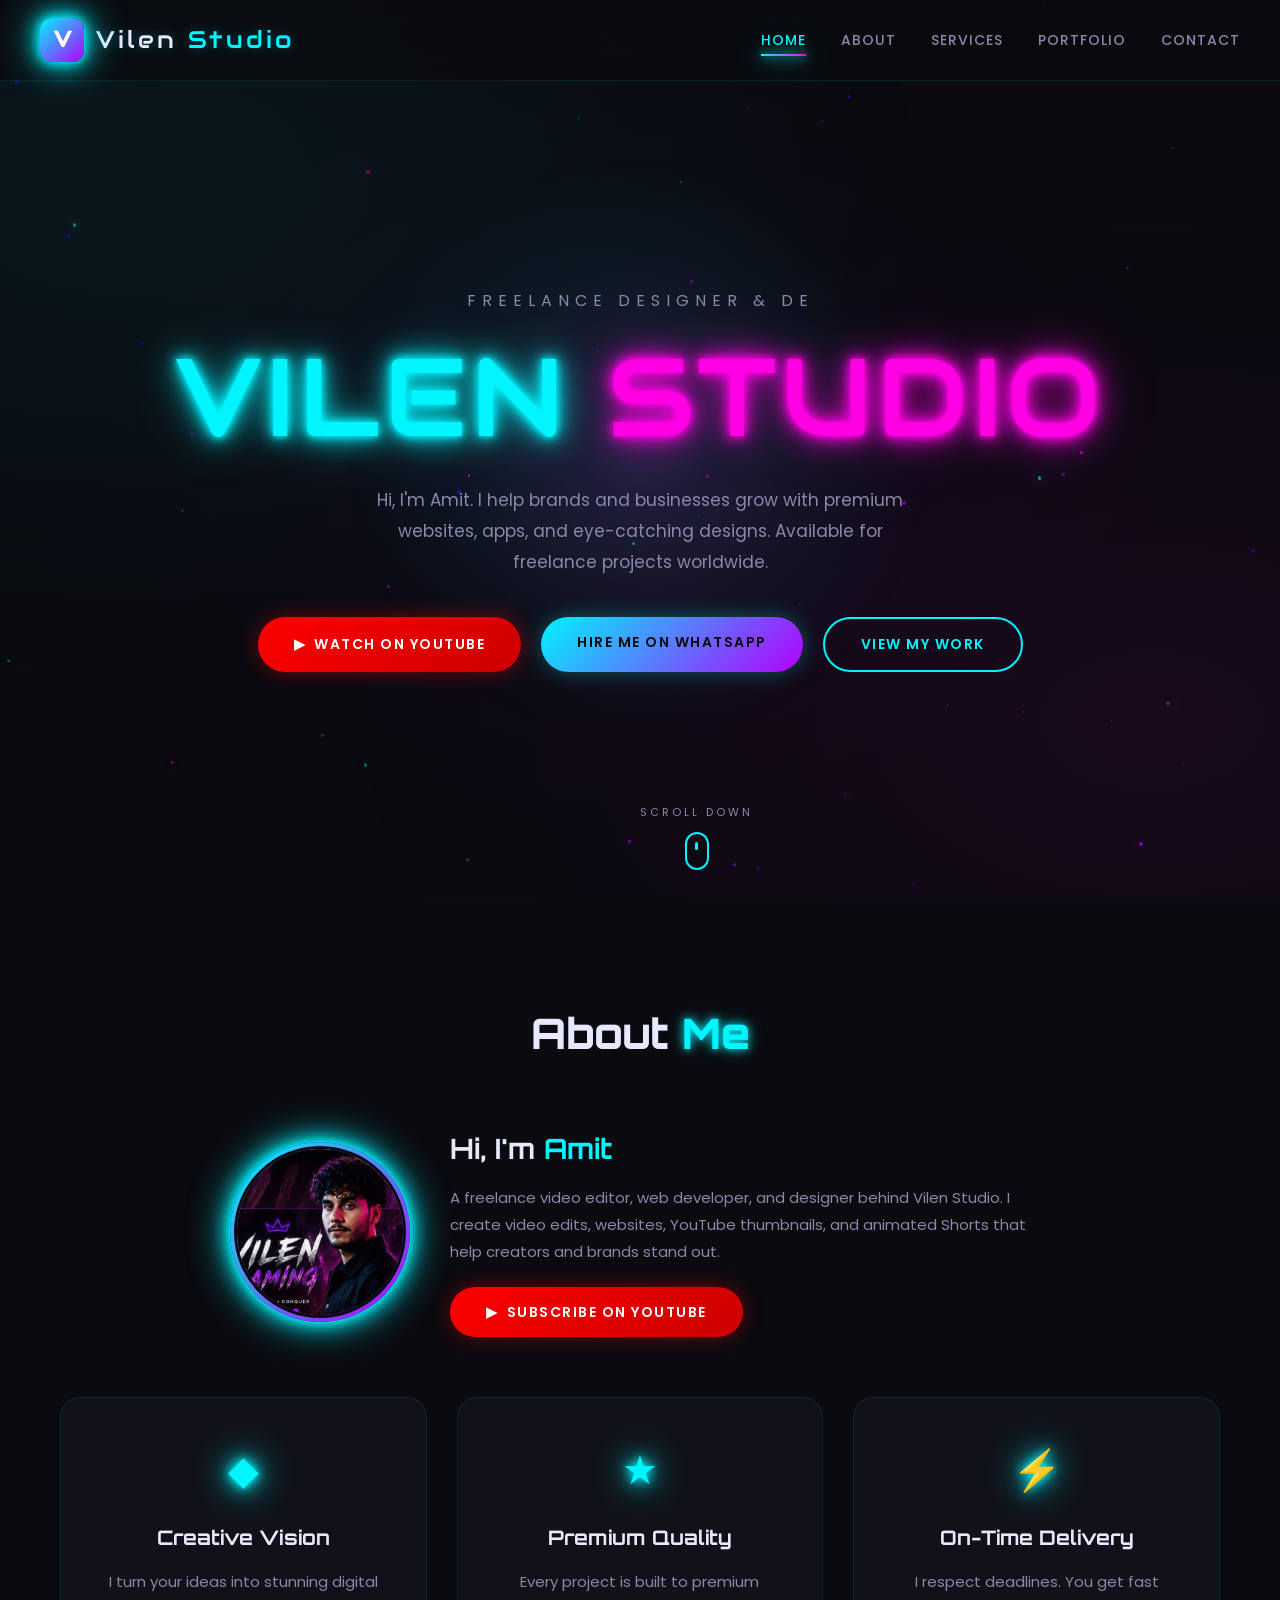
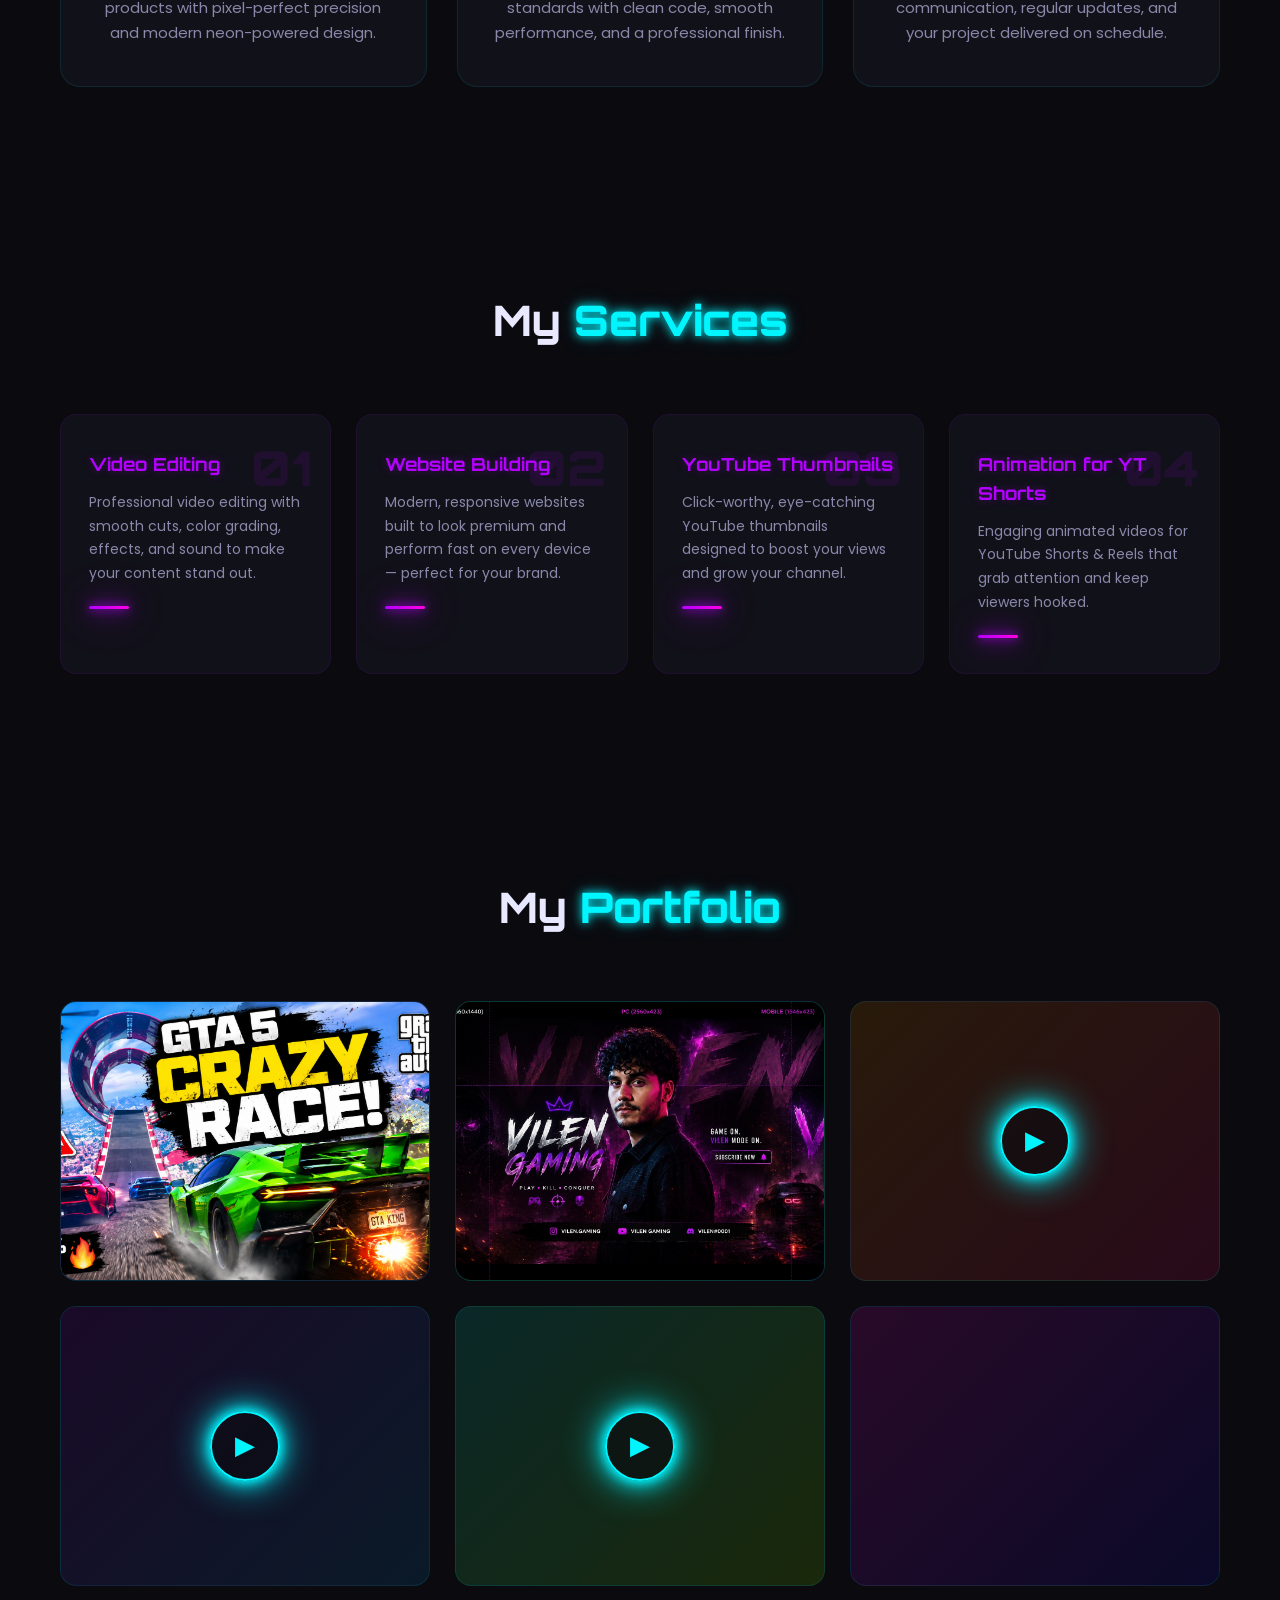
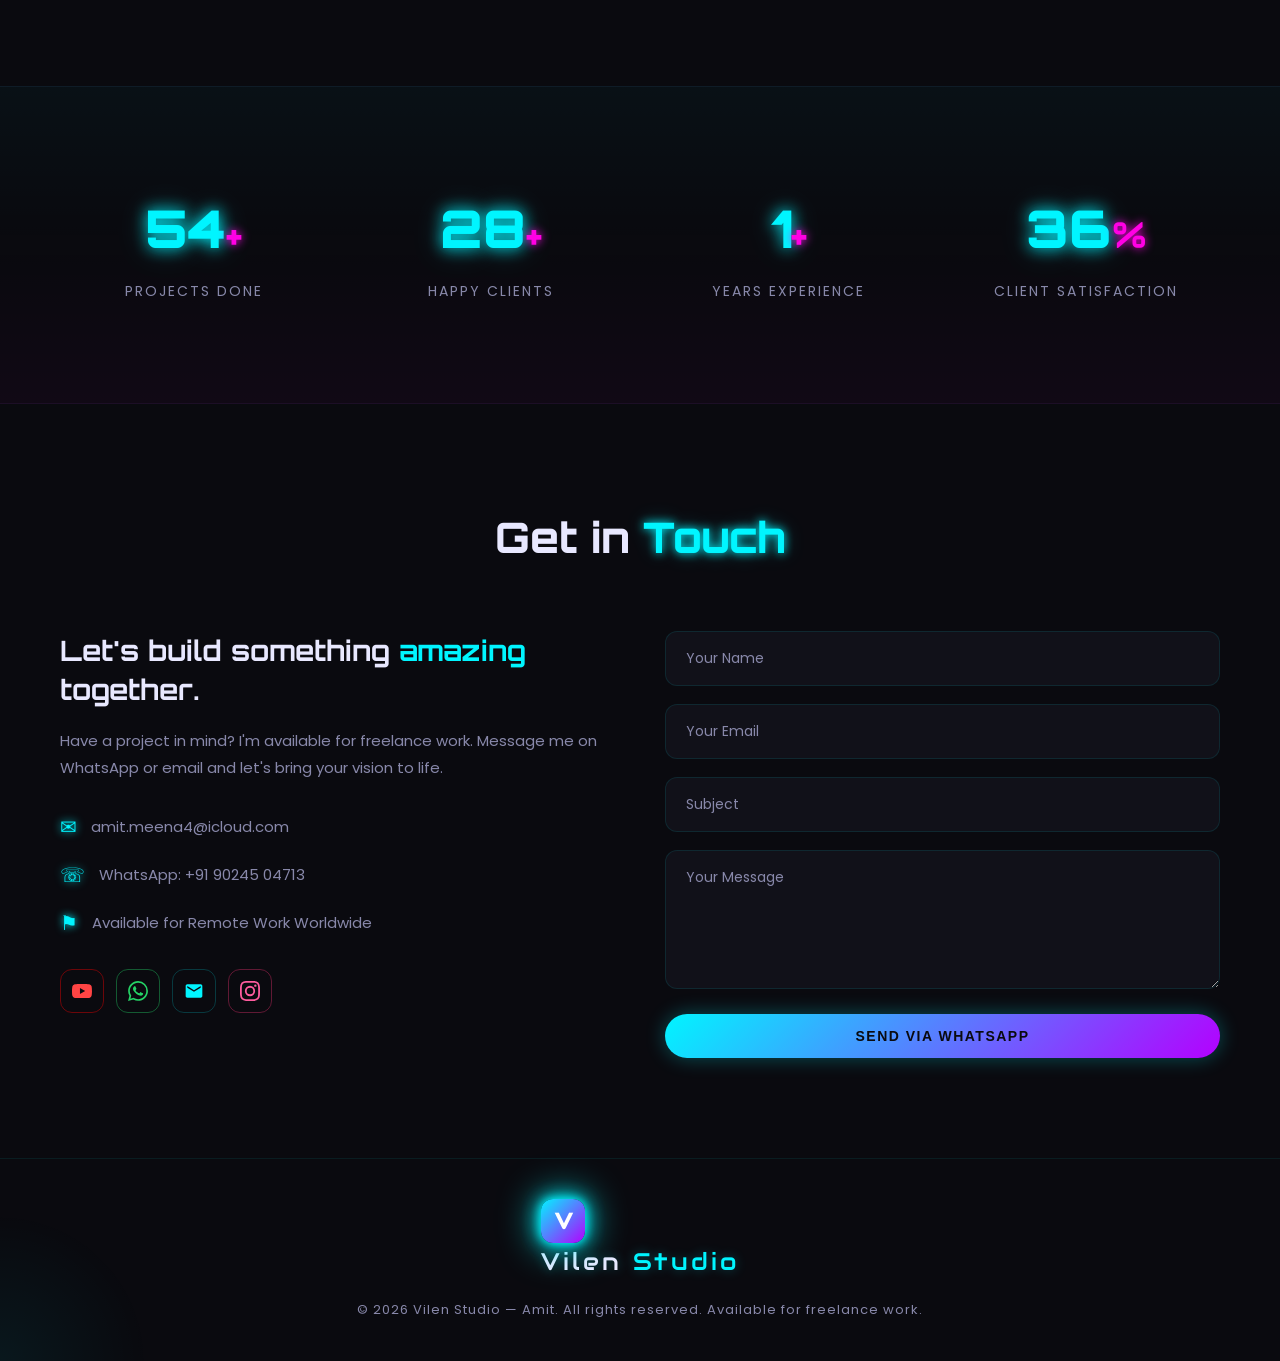
<file: index.html>
<!DOCTYPE html>
<html lang="en">
<head>
    <meta charset="UTF-8">
    <meta name="viewport" content="width=device-width, initial-scale=1.0">
    <title>Vilen Studio | Video Editing, Website Building & YouTube Thumbnails</title>
    <meta name="description" content="Vilen Studio by Amit - Freelance video editing, website building, YouTube thumbnail design aur YT Shorts animation. Premium creative services. Contact karein WhatsApp par.">
    <meta name="keywords" content="Vilen Studio, video editing, website building, YouTube thumbnail, YT Shorts animation, freelancer, video editor, web developer">
    <meta name="author" content="Vilen Studio">
    <meta name="robots" content="index, follow">
    <meta name="google-site-verification" content="pbTxmV_TRMqCS_40y1GN_ovPKqepsl1HVbkhdDb2HVY" />
    <link rel="canonical" href="https://amitmeena00.github.io/vilenstudio/">

    <!-- Open Graph -->
    <meta property="og:type" content="website">
    <meta property="og:title" content="Vilen Studio | Video Editing, Website Building & YouTube Thumbnails">
    <meta property="og:description" content="Freelance video editing, website building, YouTube thumbnail design aur YT Shorts animation. Premium creative services.">
    <meta property="og:url" content="https://amitmeena00.github.io/vilenstudio/">
    <meta property="og:site_name" content="Vilen Studio">

    <!-- Twitter Card -->
    <meta name="twitter:card" content="summary_large_image">
    <meta name="twitter:title" content="Vilen Studio | Creative Freelance Services">
    <meta name="twitter:description" content="Video editing, website building, YouTube thumbnails aur YT Shorts animation.">

    <link rel="stylesheet" href="style.css">
    <link href="https://fonts.googleapis.com/css2?family=Audiowide&family=Orbitron:wght@400;500;600;700;800;900&family=Poppins:wght@300;400;500;600;700&display=swap" rel="stylesheet">

    <!-- Structured Data -->
    <script type="application/ld+json">
    {
      "@context": "https://schema.org",
      "@type": "ProfessionalService",
      "name": "Vilen Studio",
      "description": "Freelance video editing, website building, YouTube thumbnail design and YT Shorts animation services.",
      "url": "https://amitmeena00.github.io/vilenstudio/",
      "email": "amit.meena4@icloud.com",
      "telephone": "+919024504713",
      "sameAs": [
        "https://youtube.com/@vilenisbroken",
        "https://www.instagram.com/vilenisbroken"
      ],
      "makesOffer": [
        { "@type": "Offer", "itemOffered": { "@type": "Service", "name": "Video Editing" } },
        { "@type": "Offer", "itemOffered": { "@type": "Service", "name": "Website Building" } },
        { "@type": "Offer", "itemOffered": { "@type": "Service", "name": "YouTube Thumbnail Design" } },
        { "@type": "Offer", "itemOffered": { "@type": "Service", "name": "YT Shorts Animation" } }
      ]
    }
    </script>
</head>
<body>

    <!-- Animated Background Particles -->
    <div class="bg-particles" id="particles"></div>

    <!-- Navigation -->
    <nav class="navbar">
        <div class="logo">
            <span class="logo-icon">V</span>
            <span class="logo-text">Vilen <span class="accent">Studio</span></span>
        </div>
        <ul class="nav-links">
            <li><a href="#home" class="active">Home</a></li>
            <li><a href="#about">About</a></li>
            <li><a href="#services">Services</a></li>
            <li><a href="#portfolio">Portfolio</a></li>
            <li><a href="#contact">Contact</a></li>
        </ul>
        <div class="hamburger" id="hamburger">
            <span></span><span></span><span></span>
        </div>
    </nav>

    <!-- Hero Section -->
    <section id="home" class="hero">
        <div class="hero-content">
            <p class="hero-subtitle">Freelance Designer &amp; Developer</p>
            <h1 class="hero-title">
                <span class="neon-text" data-text="VILEN">VILEN</span>
                <span class="neon-text pink" data-text="STUDIO">STUDIO</span>
            </h1>
            <p class="hero-desc">Hi, I'm Amit. I help brands and businesses grow with premium websites, apps, and eye-catching designs. Available for freelance projects worldwide.</p>
            <div class="hero-buttons">
                <a href="https://youtube.com/@vilenisbroken" target="_blank" class="btn btn-youtube"><span class="yt-icon">&#9654;</span> Watch on YouTube</a>
                <a href="https://wa.me/919024504713" target="_blank" class="btn btn-neon">Hire Me on WhatsApp</a>
                <a href="#portfolio" class="btn btn-outline">View My Work</a>
            </div>
        </div>
        <div class="scroll-indicator">
            <span>Scroll Down</span>
            <div class="mouse">
                <div class="wheel"></div>
            </div>
        </div>
    </section>

    <!-- About Section -->
    <section id="about" class="section about">
        <div class="container">
            <h2 class="section-title neon-heading">About <span class="accent">Me</span></h2>
            <div class="about-profile">
                <div class="profile-pic-wrap">
                    <img src="profile.jpg" alt="Amit - Vilen Studio" class="profile-pic">
                </div>
                <div class="profile-text">
                    <h3>Hi, I'm <span class="accent">Amit</span></h3>
                    <p>A freelance video editor, web developer, and designer behind Vilen Studio. I create video edits, websites, YouTube thumbnails, and animated Shorts that help creators and brands stand out.</p>
                    <a href="https://youtube.com/@vilenisbroken" target="_blank" class="btn btn-youtube"><span class="yt-icon">&#9654;</span> Subscribe on YouTube</a>
                </div>
            </div>
            <div class="about-grid">
                <div class="about-card">
                    <div class="card-glow"></div>
                    <div class="about-icon">&#9670;</div>
                    <h3>Creative Vision</h3>
                    <p>I turn your ideas into stunning digital products with pixel-perfect precision and modern neon-powered design.</p>
                </div>
                <div class="about-card">
                    <div class="card-glow"></div>
                    <div class="about-icon">&#9733;</div>
                    <h3>Premium Quality</h3>
                    <p>Every project is built to premium standards with clean code, smooth performance, and a professional finish.</p>
                </div>
                <div class="about-card">
                    <div class="card-glow"></div>
                    <div class="about-icon">&#9889;</div>
                    <h3>On-Time Delivery</h3>
                    <p>I respect deadlines. You get fast communication, regular updates, and your project delivered on schedule.</p>
                </div>
            </div>
        </div>
    </section>

    <!-- Services Section -->
    <section id="services" class="section services">
        <div class="container">
            <h2 class="section-title neon-heading">My <span class="accent">Services</span></h2>
            <div class="services-grid">
                <div class="service-card">
                    <div class="service-number">01</div>
                    <h3>Video Editing</h3>
                    <p>Professional video editing with smooth cuts, color grading, effects, and sound to make your content stand out.</p>
                    <div class="service-line"></div>
                </div>
                <div class="service-card">
                    <div class="service-number">02</div>
                    <h3>Website Building</h3>
                    <p>Modern, responsive websites built to look premium and perform fast on every device — perfect for your brand.</p>
                    <div class="service-line"></div>
                </div>
                <div class="service-card">
                    <div class="service-number">03</div>
                    <h3>YouTube Thumbnails</h3>
                    <p>Click-worthy, eye-catching YouTube thumbnails designed to boost your views and grow your channel.</p>
                    <div class="service-line"></div>
                </div>
                <div class="service-card">
                    <div class="service-number">04</div>
                    <h3>Animation for YT Shorts</h3>
                    <p>Engaging animated videos for YouTube Shorts &amp; Reels that grab attention and keep viewers hooked.</p>
                    <div class="service-line"></div>
                </div>
            </div>
        </div>
    </section>

    <!-- Portfolio Section -->
    <section id="portfolio" class="section portfolio">
        <div class="container">
            <h2 class="section-title neon-heading">My <span class="accent">Portfolio</span></h2>
            <div class="portfolio-grid">
                <div class="portfolio-item">
                    <img src="thumb1.png" alt="YouTube Thumbnail" class="portfolio-img">
                    <div class="portfolio-overlay">
                        <h3>Viral Thumbnail</h3>
                        <p>YouTube Thumbnail</p>
                    </div>
                </div>
                <div class="portfolio-item">
                    <img src="thumb2.jpg" alt="YouTube Thumbnail" class="portfolio-img">
                    <div class="portfolio-overlay">
                        <h3>Gaming Thumbnail</h3>
                        <p>YouTube Thumbnail</p>
                    </div>
                </div>
                <div class="portfolio-item portfolio-video">
                    <a href="https://youtube.com/@vilenisbroken" target="_blank" class="video-link">
                        <span class="play-btn">&#9654;</span>
                        <div class="portfolio-overlay">
                            <h3>Cinematic Edit</h3>
                            <p>Video Editing</p>
                        </div>
                    </a>
                </div>
                <div class="portfolio-item portfolio-video">
                    <a href="https://youtube.com/@vilenisbroken" target="_blank" class="video-link">
                        <span class="play-btn">&#9654;</span>
                        <div class="portfolio-overlay">
                            <h3>Shorts Animation</h3>
                            <p>YT Shorts Animation</p>
                        </div>
                    </a>
                </div>
                <div class="portfolio-item portfolio-video">
                    <a href="https://youtube.com/@vilenisbroken" target="_blank" class="video-link">
                        <span class="play-btn">&#9654;</span>
                        <div class="portfolio-overlay">
                            <h3>Reel Edit</h3>
                            <p>Video Editing</p>
                        </div>
                    </a>
                </div>
                <div class="portfolio-item">
                    <div class="portfolio-overlay">
                        <h3>Neon Website</h3>
                        <p>Website Building</p>
                    </div>
                </div>
            </div>
        </div>
    </section>

    <!-- Stats Section -->
    <section class="section stats-section">
        <div class="container">
            <div class="stats-grid">
                <div class="stat-item">
                    <span class="stat-number" data-target="150">0</span><span class="stat-plus">+</span>
                    <p>Projects Done</p>
                </div>
                <div class="stat-item">
                    <span class="stat-number" data-target="80">0</span><span class="stat-plus">+</span>
                    <p>Happy Clients</p>
                </div>
                <div class="stat-item">
                    <span class="stat-number" data-target="5">0</span><span class="stat-plus">+</span>
                    <p>Years Experience</p>
                </div>
                <div class="stat-item">
                    <span class="stat-number" data-target="100">0</span><span class="stat-plus">%</span>
                    <p>Client Satisfaction</p>
                </div>
            </div>
        </div>
    </section>

    <!-- Contact Section -->
    <section id="contact" class="section contact">
        <div class="container">
            <h2 class="section-title neon-heading">Get in <span class="accent">Touch</span></h2>
            <div class="contact-wrapper">
                <div class="contact-info">
                    <h3>Let's build something <span class="accent">amazing</span> together.</h3>
                    <p>Have a project in mind? I'm available for freelance work. Message me on WhatsApp or email and let's bring your vision to life.</p>
                    <div class="contact-details">
                        <div class="contact-item">
                            <span class="icon">&#9993;</span>
                            <a href="mailto:amit.meena4@icloud.com">amit.meena4@icloud.com</a>
                        </div>
                        <div class="contact-item">
                            <span class="icon">&#9743;</span>
                            <a href="https://wa.me/919024504713" target="_blank">WhatsApp: +91 90245 04713</a>
                        </div>
                        <div class="contact-item">
                            <span class="icon">&#9873;</span>
                            <span>Available for Remote Work Worldwide</span>
                        </div>
                    </div>
                    <div class="social-links">
                        <a href="https://youtube.com/@vilenisbroken" target="_blank" class="social-btn yt" aria-label="YouTube">
                            <svg viewBox="0 0 24 24" fill="currentColor"><path d="M23.498 6.186a3.016 3.016 0 0 0-2.122-2.136C19.505 3.545 12 3.545 12 3.545s-7.505 0-9.377.505A3.017 3.017 0 0 0 .502 6.186C0 8.07 0 12 0 12s0 3.93.502 5.814a3.016 3.016 0 0 0 2.122 2.136c1.871.505 9.376.505 9.376.505s7.505 0 9.377-.505a3.015 3.015 0 0 0 2.122-2.136C24 15.93 24 12 24 12s0-3.93-.502-5.814zM9.545 15.568V8.432L15.818 12l-6.273 3.568z"/></svg>
                        </a>
                        <a href="https://wa.me/919024504713" target="_blank" class="social-btn wa" aria-label="WhatsApp">
                            <svg viewBox="0 0 24 24" fill="currentColor"><path d="M17.472 14.382c-.297-.149-1.758-.867-2.03-.967-.273-.099-.471-.148-.67.15-.197.297-.767.966-.94 1.164-.173.199-.347.223-.644.075-.297-.15-1.255-.463-2.39-1.475-.883-.788-1.48-1.761-1.653-2.059-.173-.297-.018-.458.13-.606.134-.133.298-.347.446-.52.149-.174.198-.298.298-.497.099-.198.05-.371-.025-.52-.075-.149-.669-1.612-.916-2.207-.242-.579-.487-.5-.669-.51-.173-.008-.371-.01-.57-.01-.198 0-.52.074-.792.372-.272.297-1.04 1.016-1.04 2.479 0 1.462 1.065 2.875 1.213 3.074.149.198 2.096 3.2 5.077 4.487.709.306 1.262.489 1.694.625.712.227 1.36.195 1.871.118.571-.085 1.758-.719 2.006-1.413.248-.694.248-1.289.173-1.413-.074-.124-.272-.198-.57-.347m-5.421 7.403h-.004a9.87 9.87 0 0 1-5.031-1.378l-.361-.214-3.741.982.998-3.648-.235-.374a9.86 9.86 0 0 1-1.51-5.26c.001-5.45 4.436-9.884 9.888-9.884 2.64 0 5.122 1.03 6.988 2.898a9.825 9.825 0 0 1 2.893 6.994c-.003 5.45-4.437 9.884-9.885 9.884m8.413-18.297A11.815 11.815 0 0 0 12.05 0C5.495 0 .16 5.335.157 11.892c0 2.096.547 4.142 1.588 5.945L.057 24l6.305-1.654a11.882 11.882 0 0 0 5.683 1.448h.005c6.554 0 11.89-5.335 11.893-11.893a11.821 11.821 0 0 0-3.48-8.413z"/></svg>
                        </a>
                        <a href="mailto:amit.meena4@icloud.com" class="social-btn mail" aria-label="Email">
                            <svg viewBox="0 0 24 24" fill="currentColor"><path d="M20 4H4c-1.1 0-1.99.9-1.99 2L2 18c0 1.1.9 2 2 2h16c1.1 0 2-.9 2-2V6c0-1.1-.9-2-2-2zm0 4l-8 5-8-5V6l8 5 8-5v2z"/></svg>
                        </a>
                        <a href="https://www.instagram.com/vilenisbroken" target="_blank" class="social-btn ig" aria-label="Instagram">
                            <svg viewBox="0 0 24 24" fill="currentColor"><path d="M12 2.163c3.204 0 3.584.012 4.85.07 3.252.148 4.771 1.691 4.919 4.919.058 1.265.069 1.645.069 4.849 0 3.205-.012 3.584-.069 4.849-.149 3.225-1.664 4.771-4.919 4.919-1.266.058-1.644.07-4.85.07-3.204 0-3.584-.012-4.849-.07-3.26-.149-4.771-1.699-4.919-4.92-.058-1.265-.07-1.644-.07-4.849 0-3.204.013-3.583.07-4.849.149-3.227 1.664-4.771 4.919-4.919 1.266-.057 1.645-.069 4.849-.069zm0-2.163C8.741 0 8.333.014 7.053.072 2.695.272.273 2.69.073 7.052.014 8.333 0 8.741 0 12c0 3.259.014 3.668.072 4.948.2 4.358 2.618 6.78 6.98 6.98C8.333 23.986 8.741 24 12 24c3.259 0 3.668-.014 4.948-.072 4.354-.2 6.782-2.618 6.979-6.98.059-1.28.073-1.689.073-4.948 0-3.259-.014-3.667-.072-4.947-.196-4.354-2.617-6.78-6.979-6.98C15.668.014 15.259 0 12 0zm0 5.838a6.162 6.162 0 1 0 0 12.324 6.162 6.162 0 0 0 0-12.324zM12 16a4 4 0 1 1 0-8 4 4 0 0 1 0 8zm6.406-11.845a1.44 1.44 0 1 0 0 2.881 1.44 1.44 0 0 0 0-2.881z"/></svg>
                        </a>
                    </div>
                </div>
                <form class="contact-form" id="contactForm">
                    <div class="form-group">
                        <input type="text" placeholder="Your Name" required>
                    </div>
                    <div class="form-group">
                        <input type="email" placeholder="Your Email" required>
                    </div>
                    <div class="form-group">
                        <input type="text" placeholder="Subject">
                    </div>
                    <div class="form-group">
                        <textarea rows="5" placeholder="Your Message" required></textarea>
                    </div>
                    <button type="submit" class="btn btn-neon full-width">Send via WhatsApp</button>
                </form>
            </div>
        </div>
    </section>

    <!-- Footer -->
    <footer class="footer">
        <div class="container">
            <div class="footer-content">
                <div class="footer-logo">
                    <span class="logo-icon">V</span>
                    <span class="logo-text">Vilen <span class="accent">Studio</span></span>
                </div>
                <p class="footer-text">&copy; 2026 Vilen Studio &mdash; Amit. All rights reserved. Available for freelance work.</p>
            </div>
        </div>
    </footer>

    <script src="script.js"></script>
</body>
</html>
</file>
<file: style.css>
/* ===== ROOT & VARIABLES ===== */
:root {
    --neon-cyan: #00f5ff;
    --neon-pink: #ff00e4;
    --neon-purple: #b400ff;
    --neon-blue: #4d00ff;
    --neon-green: #00ff88;
    --neon-yellow: #f5ff00;
    --dark-bg: #0a0a0f;
    --dark-card: #111119;
    --dark-surface: #16161f;
    --text-primary: #e8e8ff;
    --text-secondary: #8888aa;
    --glow-cyan: 0 0 10px #00f5ff, 0 0 20px #00f5ff, 0 0 40px #00f5ff;
    --glow-pink: 0 0 10px #ff00e4, 0 0 20px #ff00e4, 0 0 40px #ff00e4;
    --glow-purple: 0 0 10px #b400ff, 0 0 20px #b400ff, 0 0 40px #b400ff;
}

/* ===== RESET ===== */
* {
    margin: 0;
    padding: 0;
    box-sizing: border-box;
}

html {
    scroll-behavior: smooth;
    scrollbar-width: thin;
    scrollbar-color: var(--neon-cyan) var(--dark-bg);
}

::-webkit-scrollbar { width: 8px; }
::-webkit-scrollbar-track { background: var(--dark-bg); }
::-webkit-scrollbar-thumb {
    background: linear-gradient(180deg, var(--neon-cyan), var(--neon-pink));
    border-radius: 10px;
}

body {
    font-family: 'Poppins', sans-serif;
    background: var(--dark-bg);
    color: var(--text-primary);
    overflow-x: hidden;
    line-height: 1.6;
}

/* ===== BACKGROUND PARTICLES ===== */
.bg-particles {
    position: fixed;
    top: 0; left: 0;
    width: 100%; height: 100%;
    z-index: 0;
    pointer-events: none;
    background:
        radial-gradient(ellipse at 10% 20%, rgba(0, 245, 255, 0.06) 0%, transparent 50%),
        radial-gradient(ellipse at 90% 80%, rgba(255, 0, 228, 0.06) 0%, transparent 50%),
        radial-gradient(ellipse at 50% 50%, rgba(180, 0, 255, 0.04) 0%, transparent 60%);
}

.container {
    max-width: 1200px;
    margin: 0 auto;
    padding: 0 20px;
    position: relative;
    z-index: 1;
}

.accent { color: var(--neon-cyan); }

/* ===== NAVBAR ===== */
.navbar {
    position: fixed;
    top: 0; left: 0;
    width: 100%;
    padding: 18px 40px;
    display: flex;
    justify-content: space-between;
    align-items: center;
    z-index: 1000;
    backdrop-filter: blur(20px);
    background: rgba(10, 10, 15, 0.7);
    border-bottom: 1px solid rgba(0, 245, 255, 0.1);
    transition: all 0.3s ease;
}

.navbar.scrolled {
    padding: 12px 40px;
    background: rgba(10, 10, 15, 0.95);
    box-shadow: 0 4px 30px rgba(0, 245, 255, 0.1);
}

.logo {
    display: flex;
    align-items: center;
    gap: 12px;
    text-decoration: none;
}

.logo-icon {
    width: 44px; height: 44px;
    display: flex;
    align-items: center;
    justify-content: center;
    font-family: 'Audiowide', sans-serif;
    font-weight: 900;
    font-size: 22px;
    color: #fff;
    background: linear-gradient(135deg, var(--neon-cyan), var(--neon-purple), var(--neon-pink));
    background-size: 200% 200%;
    border-radius: 12px;
    box-shadow: var(--glow-cyan);
    animation: logoGradient 4s ease infinite;
    position: relative;
}

@keyframes logoGradient {
    0%, 100% { background-position: 0% 50%; }
    50% { background-position: 100% 50%; }
}

.logo-text {
    font-family: 'Audiowide', sans-serif;
    font-size: 24px;
    font-weight: 400;
    letter-spacing: 3px;
    color: var(--text-primary);
    text-shadow: 0 0 12px rgba(0, 245, 255, 0.3);
}

.nav-links {
    display: flex;
    list-style: none;
    gap: 35px;
}

.nav-links a {
    text-decoration: none;
    color: var(--text-secondary);
    font-weight: 500;
    font-size: 14px;
    letter-spacing: 1px;
    text-transform: uppercase;
    position: relative;
    transition: color 0.3s ease;
}

.nav-links a::after {
    content: '';
    position: absolute;
    bottom: -6px; left: 0;
    width: 0; height: 2px;
    background: linear-gradient(90deg, var(--neon-cyan), var(--neon-pink));
    transition: width 0.3s ease;
    box-shadow: var(--glow-cyan);
}

.nav-links a:hover, .nav-links a.active {
    color: var(--neon-cyan);
}

.nav-links a:hover::after, .nav-links a.active::after {
    width: 100%;
}

.hamburger {
    display: none;
    flex-direction: column;
    gap: 5px;
    cursor: pointer;
}

.hamburger span {
    width: 28px; height: 2px;
    background: var(--neon-cyan);
    transition: all 0.3s ease;
    border-radius: 2px;
}

/* ===== HERO SECTION ===== */
.hero {
    min-height: 100vh;
    display: flex;
    align-items: center;
    justify-content: center;
    position: relative;
    text-align: center;
    padding: 120px 20px 60px;
    overflow: hidden;
}

.hero::before {
    content: '';
    position: absolute;
    top: 50%; left: 50%;
    transform: translate(-50%, -50%);
    width: 600px; height: 600px;
    background: radial-gradient(circle, rgba(0, 245, 255, 0.1) 0%, transparent 70%);
    border-radius: 50%;
    animation: pulse-bg 4s ease-in-out infinite;
}

.hero::after {
    content: '';
    position: absolute;
    top: 50%; left: 50%;
    transform: translate(-50%, -50%);
    width: 400px; height: 400px;
    background: radial-gradient(circle, rgba(255, 0, 228, 0.08) 0%, transparent 70%);
    border-radius: 50%;
    animation: pulse-bg 4s ease-in-out infinite 2s;
}

@keyframes pulse-bg {
    0%, 100% { transform: translate(-50%, -50%) scale(1); opacity: 0.5; }
    50% { transform: translate(-50%, -50%) scale(1.3); opacity: 1; }
}

.hero-content {
    position: relative;
    z-index: 2;
}

.hero-subtitle {
    font-size: 16px;
    letter-spacing: 6px;
    text-transform: uppercase;
    color: var(--text-secondary);
    margin-bottom: 20px;
    animation: fadeInUp 1s ease 0.2s both;
}

.hero-title {
    font-family: 'Audiowide', sans-serif;
    font-size: clamp(48px, 10vw, 110px);
    font-weight: 400;
    line-height: 1.15;
    letter-spacing: 4px;
    margin-bottom: 25px;
    animation: fadeInUp 1s ease 0.4s both;
}

/* ===== NEON TEXT ===== */
.neon-text {
    color: var(--neon-cyan);
    text-shadow:
        0 0 7px var(--neon-cyan),
        0 0 15px var(--neon-cyan),
        0 0 30px var(--neon-cyan),
        0 0 60px rgba(0, 245, 255, 0.4);
    animation: neon-flicker 3s infinite alternate;
}

.neon-text.pink {
    color: var(--neon-pink);
    text-shadow:
        0 0 7px var(--neon-pink),
        0 0 15px var(--neon-pink),
        0 0 30px var(--neon-pink),
        0 0 60px rgba(255, 0, 228, 0.4);
}

@keyframes neon-flicker {
    0%, 19%, 21%, 23%, 25%, 54%, 56%, 100% {
        text-shadow:
            0 0 7px currentColor,
            0 0 15px currentColor,
            0 0 30px currentColor,
            0 0 60px currentColor;
    }
    20%, 24%, 55% {
        text-shadow: none;
    }
}

.hero-desc {
    font-size: 17px;
    color: var(--text-secondary);
    max-width: 550px;
    margin: 0 auto 40px;
    line-height: 1.8;
    animation: fadeInUp 1s ease 0.6s both;
}

.hero-buttons {
    display: flex;
    gap: 20px;
    justify-content: center;
    flex-wrap: wrap;
    animation: fadeInUp 1s ease 0.8s both;
}

/* ===== BUTTONS ===== */
.btn {
    padding: 14px 36px;
    border-radius: 50px;
    font-weight: 600;
    font-size: 14px;
    letter-spacing: 1.5px;
    text-transform: uppercase;
    text-decoration: none;
    cursor: pointer;
    transition: all 0.3s ease;
    position: relative;
    overflow: hidden;
}

.btn-neon {
    background: linear-gradient(135deg, var(--neon-cyan), var(--neon-purple));
    color: var(--dark-bg);
    border: none;
    box-shadow: 0 0 20px rgba(0, 245, 255, 0.3);
}

.btn-neon:hover {
    box-shadow: var(--glow-cyan);
    transform: translateY(-3px);
}

.btn-outline {
    background: transparent;
    color: var(--neon-cyan);
    border: 2px solid var(--neon-cyan);
}

.btn-outline:hover {
    background: rgba(0, 245, 255, 0.1);
    box-shadow: var(--glow-cyan);
    transform: translateY(-3px);
}

.full-width { width: 100%; }

/* ===== YOUTUBE BUTTON ===== */
.btn-youtube {
    display: inline-flex;
    align-items: center;
    gap: 8px;
    background: linear-gradient(135deg, #ff0000, #cc0000);
    color: #fff;
    border: none;
    box-shadow: 0 0 20px rgba(255, 0, 0, 0.4);
}

.btn-youtube:hover {
    box-shadow: 0 0 15px #ff0000, 0 0 30px #ff0000, 0 0 45px rgba(255, 0, 0, 0.5);
    transform: translateY(-3px);
}

.btn-youtube .yt-icon {
    font-size: 14px;
    line-height: 1;
}

/* ===== SCROLL INDICATOR ===== */
.scroll-indicator {
    position: absolute;
    bottom: 30px;
    left: 50%;
    transform: translateX(-50%);
    display: flex;
    flex-direction: column;
    align-items: center;
    gap: 10px;
    z-index: 2;
    animation: fadeInUp 1s ease 1.2s both;
}

.scroll-indicator span {
    font-size: 11px;
    letter-spacing: 3px;
    text-transform: uppercase;
    color: var(--text-secondary);
}

.mouse {
    width: 24px; height: 38px;
    border: 2px solid var(--neon-cyan);
    border-radius: 12px;
    display: flex;
    justify-content: center;
    padding-top: 8px;
}

.wheel {
    width: 3px; height: 8px;
    background: var(--neon-cyan);
    border-radius: 3px;
    animation: scroll-wheel 1.5s ease-in-out infinite;
}

@keyframes scroll-wheel {
    0% { opacity: 1; transform: translateY(0); }
    100% { opacity: 0; transform: translateY(12px); }
}

/* ===== SECTIONS ===== */
.section {
    padding: 100px 0;
    position: relative;
    z-index: 1;
}

.section-title {
    font-family: 'Orbitron', sans-serif;
    font-size: 42px;
    font-weight: 800;
    text-align: center;
    margin-bottom: 60px;
}

.neon-heading {
    color: var(--text-primary);
}

.neon-heading .accent {
    color: var(--neon-cyan);
    text-shadow: 0 0 10px var(--neon-cyan), 0 0 20px rgba(0, 245, 255, 0.3);
}

/* ===== ABOUT ===== */
.about-grid {
    display: grid;
    grid-template-columns: repeat(auto-fit, minmax(300px, 1fr));
    gap: 30px;
}

.about-card {
    background: var(--dark-card);
    border: 1px solid rgba(0, 245, 255, 0.1);
    border-radius: 20px;
    padding: 40px 30px;
    text-align: center;
    position: relative;
    overflow: hidden;
    transition: all 0.4s ease;
}

.about-card:hover {
    transform: translateY(-10px);
    border-color: var(--neon-cyan);
    box-shadow: 0 20px 60px rgba(0, 245, 255, 0.15);
}

.card-glow {
    position: absolute;
    top: -50%; left: -50%;
    width: 200%; height: 200%;
    background: radial-gradient(circle, rgba(0, 245, 255, 0.05) 0%, transparent 50%);
    opacity: 0;
    transition: opacity 0.4s ease;
}

.about-card:hover .card-glow { opacity: 1; }

.about-icon {
    font-size: 40px;
    margin-bottom: 20px;
    color: var(--neon-cyan);
    text-shadow: var(--glow-cyan);
}

.about-card h3 {
    font-family: 'Orbitron', sans-serif;
    font-size: 20px;
    margin-bottom: 15px;
    color: var(--text-primary);
}

.about-card p {
    color: var(--text-secondary);
    font-size: 15px;
    line-height: 1.7;
}

/* ===== SERVICES ===== */
.services-grid {
    display: grid;
    grid-template-columns: repeat(auto-fit, minmax(260px, 1fr));
    gap: 25px;
}

.service-card {
    background: var(--dark-card);
    border: 1px solid rgba(180, 0, 255, 0.1);
    border-radius: 16px;
    padding: 35px 28px;
    position: relative;
    overflow: hidden;
    transition: all 0.4s ease;
}

.service-card:hover {
    border-color: var(--neon-purple);
    transform: translateY(-8px);
    box-shadow: 0 15px 50px rgba(180, 0, 255, 0.15);
}

.service-number {
    font-family: 'Orbitron', sans-serif;
    font-size: 48px;
    font-weight: 900;
    color: rgba(180, 0, 255, 0.1);
    position: absolute;
    top: 15px; right: 20px;
}

.service-card h3 {
    font-family: 'Orbitron', sans-serif;
    font-size: 18px;
    margin-bottom: 12px;
    color: var(--neon-purple);
    text-shadow: 0 0 10px rgba(180, 0, 255, 0.3);
}

.service-card p {
    color: var(--text-secondary);
    font-size: 14px;
    line-height: 1.7;
}

.service-line {
    width: 40px; height: 3px;
    background: linear-gradient(90deg, var(--neon-purple), var(--neon-pink));
    border-radius: 3px;
    margin-top: 20px;
    box-shadow: var(--glow-purple);
}

/* ===== PORTFOLIO ===== */
.portfolio-grid {
    display: grid;
    grid-template-columns: repeat(auto-fit, minmax(320px, 1fr));
    gap: 25px;
}

.portfolio-item {
    height: 280px;
    border-radius: 16px;
    position: relative;
    overflow: hidden;
    cursor: pointer;
    border: 1px solid rgba(0, 245, 255, 0.1);
    background: linear-gradient(135deg, var(--dark-card), var(--dark-surface));
}

.portfolio-item:nth-child(1) { background: linear-gradient(135deg, #0a1628, #1a0a28); }
.portfolio-item:nth-child(2) { background: linear-gradient(135deg, #0a2818, #0a1828); }
.portfolio-item:nth-child(3) { background: linear-gradient(135deg, #281a0a, #280a1a); }
.portfolio-item:nth-child(4) { background: linear-gradient(135deg, #1a0a28, #0a1a28); }
.portfolio-item:nth-child(5) { background: linear-gradient(135deg, #0a2828, #1a280a); }
.portfolio-item:nth-child(6) { background: linear-gradient(135deg, #280a28, #0a0a28); }

.portfolio-overlay {
    position: absolute;
    inset: 0;
    display: flex;
    flex-direction: column;
    align-items: center;
    justify-content: center;
    background: rgba(10, 10, 15, 0.7);
    opacity: 0;
    transition: all 0.4s ease;
}

.portfolio-item:hover .portfolio-overlay {
    opacity: 1;
}

.portfolio-item:hover {
    border-color: var(--neon-cyan);
    box-shadow: 0 0 30px rgba(0, 245, 255, 0.15);
    transform: scale(1.02);
}

.portfolio-img {
    position: absolute;
    inset: 0;
    width: 100%;
    height: 100%;
    object-fit: cover;
    transition: transform 0.4s ease;
}

.portfolio-item:hover .portfolio-img {
    transform: scale(1.1);
}

.video-link {
    display: block;
    width: 100%;
    height: 100%;
    text-decoration: none;
}

.play-btn {
    position: absolute;
    top: 50%; left: 50%;
    transform: translate(-50%, -50%);
    width: 70px; height: 70px;
    display: flex;
    align-items: center;
    justify-content: center;
    font-size: 26px;
    color: var(--neon-cyan);
    background: rgba(10, 10, 15, 0.6);
    border: 2px solid var(--neon-cyan);
    border-radius: 50%;
    box-shadow: var(--glow-cyan);
    z-index: 3;
    transition: all 0.3s ease;
    animation: pulse-play 2s ease-in-out infinite;
}

@keyframes pulse-play {
    0%, 100% { box-shadow: 0 0 10px var(--neon-cyan); }
    50% { box-shadow: 0 0 25px var(--neon-cyan), 0 0 40px var(--neon-cyan); }
}

.portfolio-video:hover .play-btn {
    background: var(--neon-cyan);
    color: var(--dark-bg);
}

.portfolio-overlay h3 {
    font-family: 'Orbitron', sans-serif;
    font-size: 22px;
    color: var(--neon-cyan);
    text-shadow: 0 0 10px var(--neon-cyan);
    margin-bottom: 8px;
}

.portfolio-overlay p {
    color: var(--text-secondary);
    font-size: 14px;
    letter-spacing: 2px;
    text-transform: uppercase;
}

/* ===== STATS ===== */
.stats-section {
    background: linear-gradient(180deg, rgba(0, 245, 255, 0.03), transparent, rgba(255, 0, 228, 0.03));
    border-top: 1px solid rgba(0, 245, 255, 0.08);
    border-bottom: 1px solid rgba(255, 0, 228, 0.08);
}

.stats-grid {
    display: grid;
    grid-template-columns: repeat(auto-fit, minmax(200px, 1fr));
    gap: 30px;
    text-align: center;
}

.stat-number {
    font-family: 'Orbitron', sans-serif;
    font-size: 52px;
    font-weight: 900;
    color: var(--neon-cyan);
    text-shadow: 0 0 15px var(--neon-cyan), 0 0 30px rgba(0, 245, 255, 0.3);
}

.stat-plus {
    font-family: 'Orbitron', sans-serif;
    font-size: 36px;
    font-weight: 700;
    color: var(--neon-pink);
    text-shadow: 0 0 10px var(--neon-pink);
}

.stat-item p {
    color: var(--text-secondary);
    font-size: 14px;
    letter-spacing: 2px;
    text-transform: uppercase;
    margin-top: 10px;
}

/* ===== CONTACT ===== */
.contact-wrapper {
    display: grid;
    grid-template-columns: 1fr 1fr;
    gap: 50px;
    align-items: start;
}

.contact-info h3 {
    font-family: 'Orbitron', sans-serif;
    font-size: 28px;
    margin-bottom: 18px;
    line-height: 1.4;
}

.contact-info > p {
    color: var(--text-secondary);
    font-size: 15px;
    line-height: 1.8;
    margin-bottom: 30px;
}

.contact-details {
    display: flex;
    flex-direction: column;
    gap: 16px;
    margin-bottom: 30px;
}

.contact-item {
    display: flex;
    align-items: center;
    gap: 14px;
    color: var(--text-secondary);
    font-size: 15px;
}

.contact-item a {
    color: var(--text-secondary);
    text-decoration: none;
    transition: color 0.3s ease;
}

.contact-item a:hover {
    color: var(--neon-cyan);
    text-shadow: 0 0 8px rgba(0, 245, 255, 0.4);
}

.contact-item .icon {
    font-size: 20px;
    color: var(--neon-cyan);
    text-shadow: 0 0 8px var(--neon-cyan);
}

.social-links {
    display: flex;
    gap: 12px;
}

.social-btn {
    width: 44px; height: 44px;
    display: flex;
    align-items: center;
    justify-content: center;
    border: 1px solid rgba(0, 245, 255, 0.2);
    border-radius: 12px;
    color: var(--neon-cyan);
    font-weight: 700;
    font-size: 14px;
    text-decoration: none;
    transition: all 0.3s ease;
}

.social-btn:hover {
    background: var(--neon-cyan);
    color: var(--dark-bg);
    box-shadow: var(--glow-cyan);
    transform: translateY(-3px);
}

.social-btn.yt {
    border-color: rgba(255, 0, 0, 0.4);
    color: #ff4444;
}

.social-btn.yt:hover {
    background: #ff0000;
    color: #fff;
    box-shadow: 0 0 15px #ff0000, 0 0 30px rgba(255, 0, 0, 0.5);
}

.social-btn.ig {
    border-color: rgba(225, 48, 108, 0.4);
    color: #ff5c9e;
}

.social-btn.ig:hover {
    background: linear-gradient(45deg, #f09433, #e6683c, #dc2743, #cc2366, #bc1888);
    color: #fff;
    border-color: transparent;
    box-shadow: 0 0 15px rgba(220, 39, 67, 0.6), 0 0 30px rgba(188, 24, 136, 0.4);
}

.social-btn svg {
    width: 20px;
    height: 20px;
    display: block;
}

.social-btn.wa {
    border-color: rgba(37, 211, 102, 0.4);
    color: #25d366;
}

.social-btn.wa:hover {
    background: #25d366;
    color: #fff;
    box-shadow: 0 0 15px #25d366, 0 0 30px rgba(37, 211, 102, 0.5);
}

.social-btn.mail:hover {
    background: var(--neon-cyan);
    color: var(--dark-bg);
    box-shadow: var(--glow-cyan);
}

/* ===== ABOUT PROFILE ===== */
.about-profile {
    display: flex;
    align-items: center;
    gap: 40px;
    max-width: 820px;
    margin: 0 auto 60px;
    flex-wrap: wrap;
    justify-content: center;
}

.profile-pic-wrap {
    flex-shrink: 0;
    width: 180px;
    height: 180px;
    border-radius: 50%;
    padding: 4px;
    background: linear-gradient(135deg, var(--neon-cyan), var(--neon-purple), var(--neon-pink));
    background-size: 200% 200%;
    box-shadow: var(--glow-cyan);
    animation: logoGradient 4s ease infinite;
}

.profile-pic {
    width: 100%;
    height: 100%;
    border-radius: 50%;
    object-fit: cover;
    border: 3px solid var(--dark-bg);
}

.profile-text {
    flex: 1;
    min-width: 260px;
}

.profile-text h3 {
    font-family: 'Orbitron', sans-serif;
    font-size: 28px;
    margin-bottom: 12px;
}

.profile-text p {
    color: var(--text-secondary);
    font-size: 15px;
    line-height: 1.8;
    margin-bottom: 22px;
}

.contact-form {
    display: flex;
    flex-direction: column;
    gap: 18px;
}

.form-group input,
.form-group textarea {
    width: 100%;
    padding: 16px 20px;
    background: var(--dark-card);
    border: 1px solid rgba(0, 245, 255, 0.1);
    border-radius: 12px;
    color: var(--text-primary);
    font-family: 'Poppins', sans-serif;
    font-size: 14px;
    outline: none;
    transition: all 0.3s ease;
    resize: vertical;
}

.form-group input:focus,
.form-group textarea:focus {
    border-color: var(--neon-cyan);
    box-shadow: 0 0 15px rgba(0, 245, 255, 0.15);
}

.form-group input::placeholder,
.form-group textarea::placeholder {
    color: var(--text-secondary);
}

/* ===== FOOTER ===== */
.footer {
    padding: 40px 0;
    border-top: 1px solid rgba(0, 245, 255, 0.08);
    text-align: center;
    position: relative;
    z-index: 1;
}

.footer-content {
    display: flex;
    flex-direction: column;
    align-items: center;
    gap: 18px;
}

.footer-text {
    color: var(--text-secondary);
    font-size: 13px;
    letter-spacing: 1px;
}

/* ===== ANIMATIONS ===== */
@keyframes fadeInUp {
    from { opacity: 0; transform: translateY(30px); }
    to { opacity: 1; transform: translateY(0); }
}

.reveal {
    opacity: 0;
    transform: translateY(40px);
    transition: all 0.8s ease;
}

.reveal.active {
    opacity: 1;
    transform: translateY(0);
}

/* ===== RESPONSIVE ===== */
@media (max-width: 768px) {
    .navbar { padding: 14px 20px; }

    .nav-links {
        display: none;
        position: absolute;
        top: 100%; left: 0;
        width: 100%;
        flex-direction: column;
        background: rgba(10, 10, 15, 0.98);
        padding: 20px;
        gap: 18px;
        border-bottom: 1px solid rgba(0, 245, 255, 0.1);
    }

    .nav-links.open { display: flex; }
    .hamburger { display: flex; }

    .hero-title {
        font-size: clamp(36px, 10vw, 70px);
    }

    .section-title { font-size: 30px; }

    .contact-wrapper {
        grid-template-columns: 1fr;
        gap: 40px;
    }

    .portfolio-grid {
        grid-template-columns: 1fr;
    }

    .stat-number { font-size: 38px; }
    .stat-plus { font-size: 26px; }
}

@media (max-width: 480px) {
    .hero-buttons { flex-direction: column; align-items: center; }
    .btn { width: 100%; text-align: center; }
    .about-grid { grid-template-columns: 1fr; }
    .services-grid { grid-template-columns: 1fr; }
}
</file>
